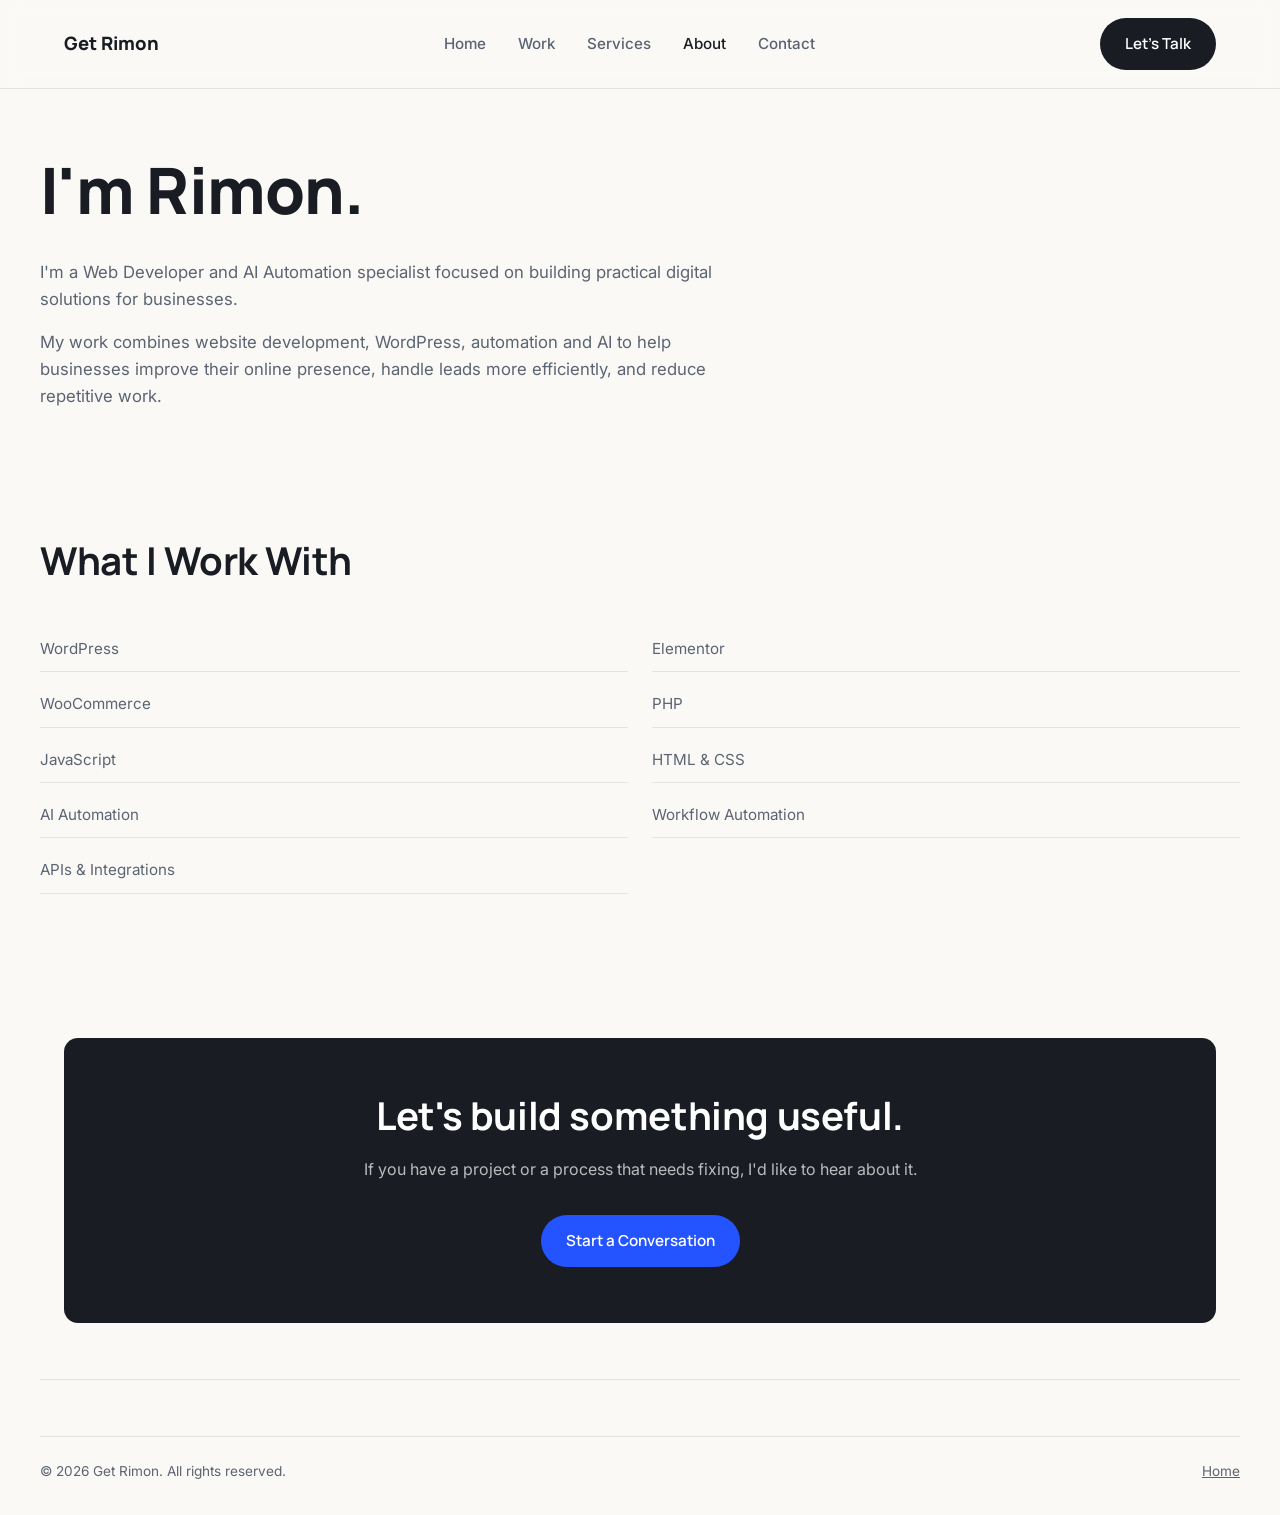
<file: about.html>
<!DOCTYPE html>
<html lang="en">
<head>
<meta charset="UTF-8" />
<meta name="viewport" content="width=device-width, initial-scale=1" />
<title>About — Get Rimon</title>
<meta name="description" content="Web Developer and AI Automation specialist focused on practical digital solutions for businesses." />
<link rel="canonical" href="https://getrimon.github.io/about.html" />
<link rel="icon" href="assets/favicon.svg" type="image/svg+xml" />
<link rel="stylesheet" href="css/style.css" />
</head>
<body>

<nav class="nav">
  <div class="nav-inner">
    <a class="brand" href="index.html" data-cfg="brand">Get Rimon</a>
    <ul class="nav-links">
      <li><a href="index.html" data-nav="index.html">Home</a></li>
      <li><a href="work.html" data-nav="work.html">Work</a></li>
      <li><a href="services.html" data-nav="services.html">Services</a></li>
      <li><a href="about.html" data-nav="about.html" class="active">About</a></li>
      <li><a href="contact.html" data-nav="contact.html">Contact</a></li>
    </ul>
    <a class="btn btn-primary nav-cta" href="contact.html">Let's Talk</a>
    <button class="nav-toggle" aria-label="Open menu" aria-expanded="false"><span></span></button>
  </div>
</nav>
<div class="mobile-menu">
  <a href="index.html">Home</a>
  <a href="work.html">Work</a>
  <a href="services.html">Services</a>
  <a href="about.html">About</a>
  <a href="contact.html">Contact</a>
</div>

<header class="page-hero container">
  <h1>I'm Rimon.</h1>
  <p>I'm a Web Developer and AI Automation specialist focused on building practical digital solutions for businesses.</p>
  <p>My work combines website development, WordPress, automation and AI to help businesses improve their online presence, handle leads more efficiently, and reduce repetitive work.</p>
</header>

<section class="section container">
  <div class="section-head reveal">
    <h2>What I Work With</h2>
  </div>
  <ul class="about-list reveal">
    <li>WordPress</li>
    <li>Elementor</li>
    <li>WooCommerce</li>
    <li>PHP</li>
    <li>JavaScript</li>
    <li>HTML & CSS</li>
    <li>AI Automation</li>
    <li>Workflow Automation</li>
    <li>APIs & Integrations</li>
  </ul>
</section>

<section class="section-tight container">
  <div class="cta-band reveal">
    <h2>Let's build something useful.</h2>
    <p>If you have a project or a process that needs fixing, I'd like to hear about it.</p>
    <div class="hero-cta" style="justify-content:center;">
      <a class="btn btn-accent" href="contact.html">Start a Conversation</a>
    </div>
  </div>
</section>

<footer class="footer container">
  <div class="footer-bottom">
    <span>© <span data-year>2026</span> <span data-cfg="brand">Get Rimon</span>. All rights reserved.</span>
    <a href="index.html">Home</a>
  </div>
</footer>

<script src="config/site.js"></script>
<script src="data/projects.js"></script>
<script src="js/main.js"></script>
</body>
</html>
</file>
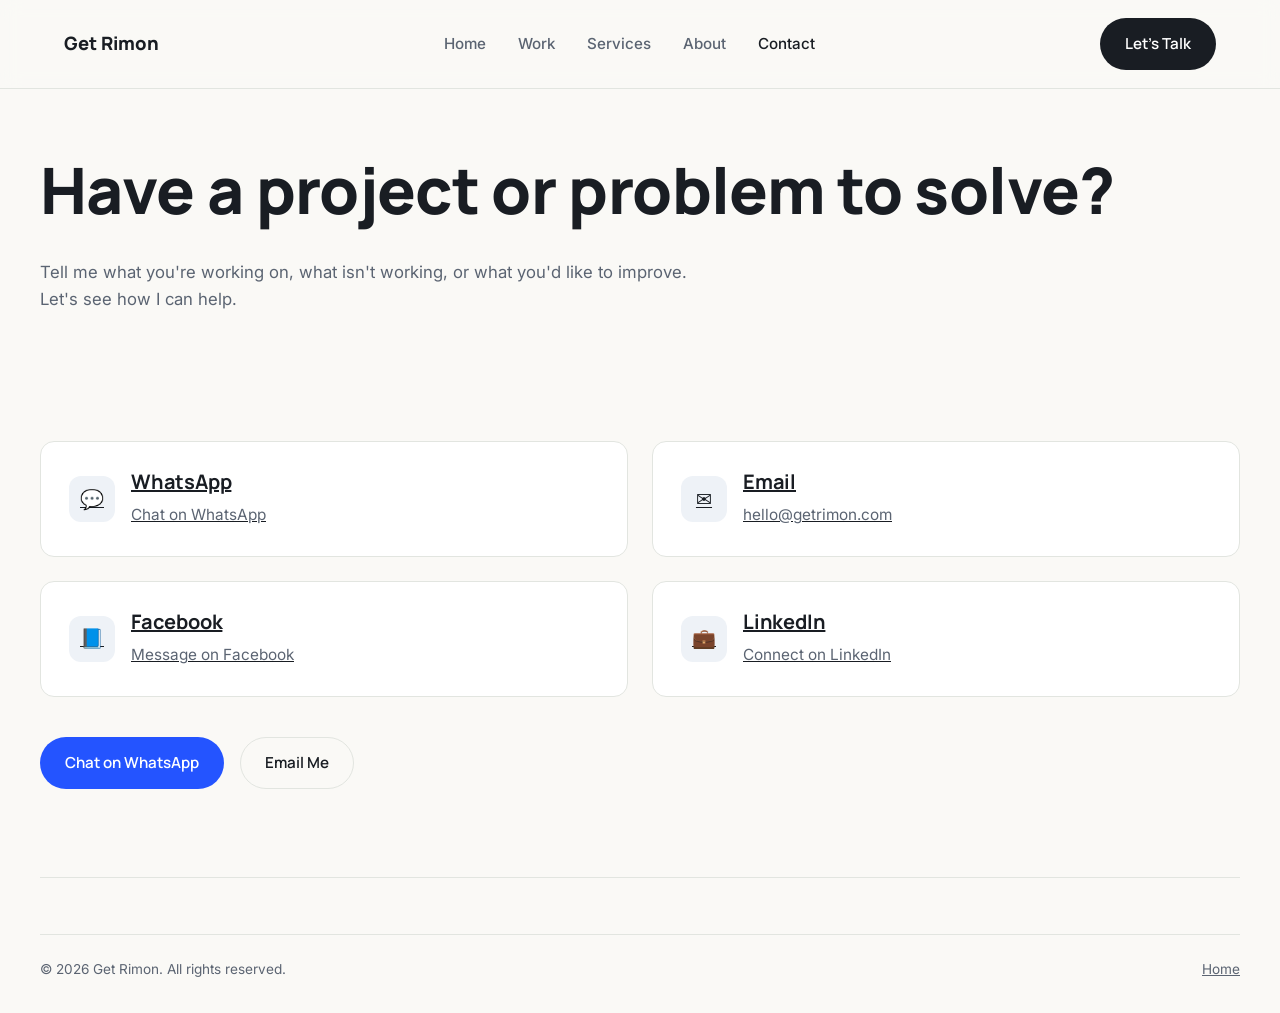
<file: contact.html>
<!DOCTYPE html>
<html lang="en">
<head>
<meta charset="UTF-8" />
<meta name="viewport" content="width=device-width, initial-scale=1" />
<title>Contact — Get Rimon</title>
<meta name="description" content="Tell me what you're working on, what isn't working, or what you'd like to improve." />
<link rel="canonical" href="https://getrimon.github.io/contact.html" />
<link rel="icon" href="assets/favicon.svg" type="image/svg+xml" />
<link rel="stylesheet" href="css/style.css" />
</head>
<body>

<nav class="nav">
  <div class="nav-inner">
    <a class="brand" href="index.html" data-cfg="brand">Get Rimon</a>
    <ul class="nav-links">
      <li><a href="index.html" data-nav="index.html">Home</a></li>
      <li><a href="work.html" data-nav="work.html">Work</a></li>
      <li><a href="services.html" data-nav="services.html">Services</a></li>
      <li><a href="about.html" data-nav="about.html">About</a></li>
      <li><a href="contact.html" data-nav="contact.html" class="active">Contact</a></li>
    </ul>
    <a class="btn btn-primary nav-cta" href="contact.html">Let's Talk</a>
    <button class="nav-toggle" aria-label="Open menu" aria-expanded="false"><span></span></button>
  </div>
</nav>
<div class="mobile-menu">
  <a href="index.html">Home</a>
  <a href="work.html">Work</a>
  <a href="services.html">Services</a>
  <a href="about.html">About</a>
  <a href="contact.html">Contact</a>
</div>

<header class="page-hero container">
  <h1>Have a project or problem to solve?</h1>
  <p>Tell me what you're working on, what isn't working, or what you'd like to improve. Let's see how I can help.</p>
</header>

<section class="section container">
  <div class="contact-grid">
    <a class="card contact-card reveal" href="#whatsapp" target="_blank" rel="noopener">
      <div class="contact-icon">💬</div>
      <div><h3>WhatsApp</h3><p>Chat on WhatsApp</p></div>
    </a>
    <a class="card contact-card reveal" href="#email">
      <div class="contact-icon">✉️</div>
      <div><h3>Email</h3><p data-cfg="email">hello@getrimon.com</p></div>
    </a>
    <a class="card contact-card reveal" data-cfg="facebook" target="_blank" rel="noopener" href="#">
      <div class="contact-icon">📘</div>
      <div><h3>Facebook</h3><p>Message on Facebook</p></div>
    </a>
    <a class="card contact-card reveal" data-cfg="linkedin" target="_blank" rel="noopener" href="#">
      <div class="contact-icon">💼</div>
      <div><h3>LinkedIn</h3><p>Connect on LinkedIn</p></div>
    </a>
  </div>

  <div style="margin-top:40px;">
    <a class="btn btn-accent" href="#whatsapp">Chat on WhatsApp</a>
    <a class="btn btn-secondary" href="#email" style="margin-left:12px;">Email Me</a>
  </div>
</section>

<footer class="footer container">
  <div class="footer-bottom">
    <span>© <span data-year>2026</span> <span data-cfg="brand">Get Rimon</span>. All rights reserved.</span>
    <a href="index.html">Home</a>
  </div>
</footer>

<script src="config/site.js"></script>
<script src="data/projects.js"></script>
<script src="js/main.js"></script>
</body>
</html>
</file>
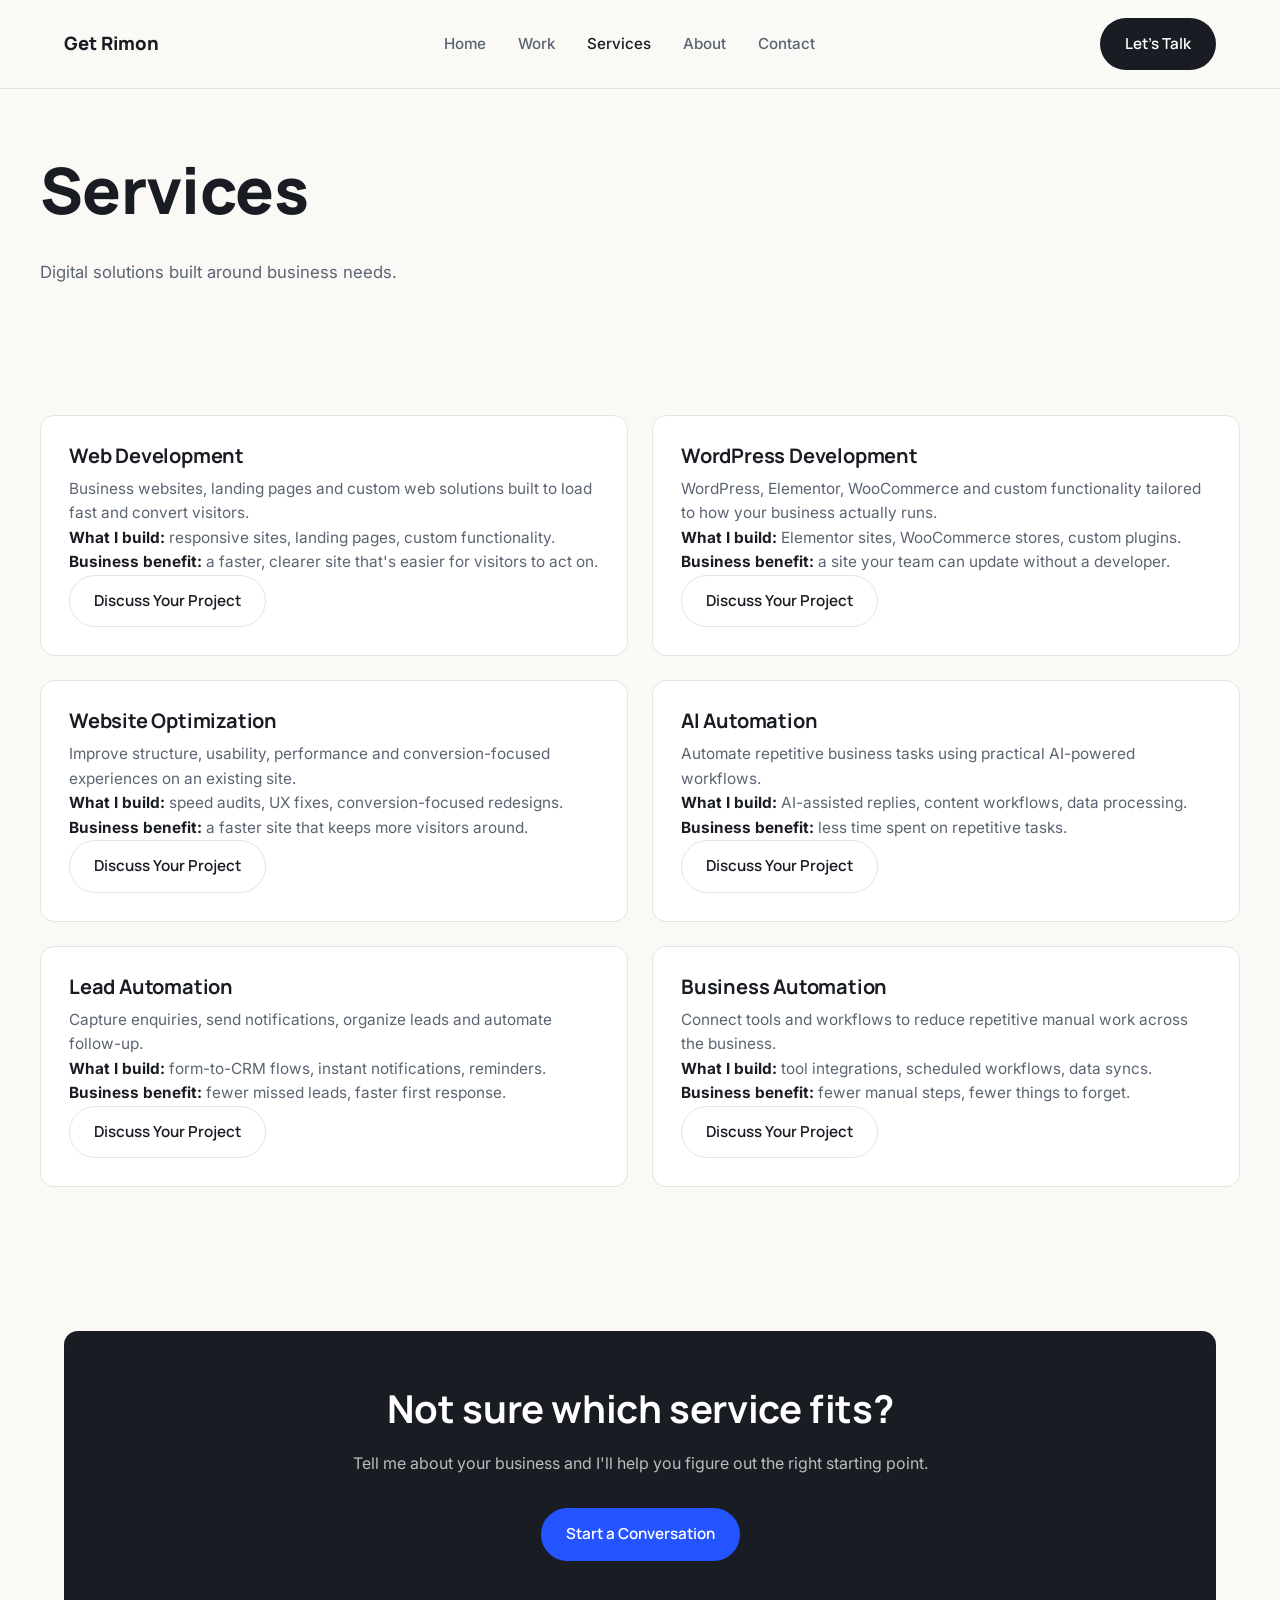
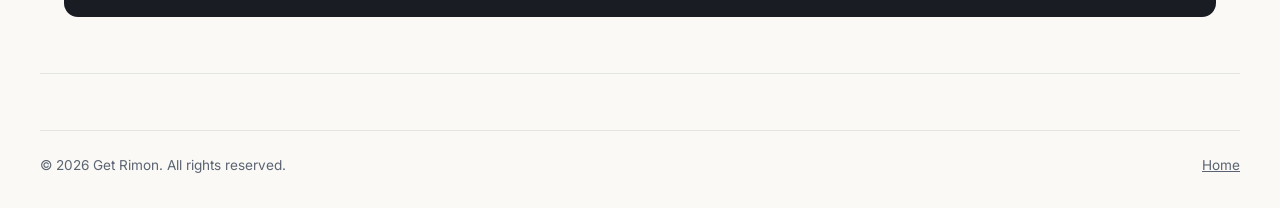
<file: services.html>
<!DOCTYPE html>
<html lang="en">
<head>
<meta charset="UTF-8" />
<meta name="viewport" content="width=device-width, initial-scale=1" />
<title>Services — Get Rimon</title>
<meta name="description" content="Digital solutions built around business needs — web development, WordPress, automation and AI." />
<link rel="canonical" href="https://getrimon.github.io/services.html" />
<link rel="icon" href="assets/favicon.svg" type="image/svg+xml" />
<link rel="stylesheet" href="css/style.css" />
</head>
<body>

<nav class="nav">
  <div class="nav-inner">
    <a class="brand" href="index.html" data-cfg="brand">Get Rimon</a>
    <ul class="nav-links">
      <li><a href="index.html" data-nav="index.html">Home</a></li>
      <li><a href="work.html" data-nav="work.html">Work</a></li>
      <li><a href="services.html" data-nav="services.html" class="active">Services</a></li>
      <li><a href="about.html" data-nav="about.html">About</a></li>
      <li><a href="contact.html" data-nav="contact.html">Contact</a></li>
    </ul>
    <a class="btn btn-primary nav-cta" href="contact.html">Let's Talk</a>
    <button class="nav-toggle" aria-label="Open menu" aria-expanded="false"><span></span></button>
  </div>
</nav>
<div class="mobile-menu">
  <a href="index.html">Home</a>
  <a href="work.html">Work</a>
  <a href="services.html">Services</a>
  <a href="about.html">About</a>
  <a href="contact.html">Contact</a>
</div>

<header class="page-hero container">
  <h1>Services</h1>
  <p>Digital solutions built around business needs.</p>
</header>

<section class="section container">
  <div class="grid grid-2">
    <div class="card reveal">
      <h3>Web Development</h3>
      <p>Business websites, landing pages and custom web solutions built to load fast and convert visitors.</p>
      <p><strong style="color:var(--ink)">What I build:</strong> responsive sites, landing pages, custom functionality.</p>
      <p><strong style="color:var(--ink)">Business benefit:</strong> a faster, clearer site that's easier for visitors to act on.</p>
      <a class="btn btn-secondary" href="contact.html">Discuss Your Project</a>
    </div>
    <div class="card reveal">
      <h3>WordPress Development</h3>
      <p>WordPress, Elementor, WooCommerce and custom functionality tailored to how your business actually runs.</p>
      <p><strong style="color:var(--ink)">What I build:</strong> Elementor sites, WooCommerce stores, custom plugins.</p>
      <p><strong style="color:var(--ink)">Business benefit:</strong> a site your team can update without a developer.</p>
      <a class="btn btn-secondary" href="contact.html">Discuss Your Project</a>
    </div>
    <div class="card reveal">
      <h3>Website Optimization</h3>
      <p>Improve structure, usability, performance and conversion-focused experiences on an existing site.</p>
      <p><strong style="color:var(--ink)">What I build:</strong> speed audits, UX fixes, conversion-focused redesigns.</p>
      <p><strong style="color:var(--ink)">Business benefit:</strong> a faster site that keeps more visitors around.</p>
      <a class="btn btn-secondary" href="contact.html">Discuss Your Project</a>
    </div>
    <div class="card reveal">
      <h3>AI Automation</h3>
      <p>Automate repetitive business tasks using practical AI-powered workflows.</p>
      <p><strong style="color:var(--ink)">What I build:</strong> AI-assisted replies, content workflows, data processing.</p>
      <p><strong style="color:var(--ink)">Business benefit:</strong> less time spent on repetitive tasks.</p>
      <a class="btn btn-secondary" href="contact.html">Discuss Your Project</a>
    </div>
    <div class="card reveal">
      <h3>Lead Automation</h3>
      <p>Capture enquiries, send notifications, organize leads and automate follow-up.</p>
      <p><strong style="color:var(--ink)">What I build:</strong> form-to-CRM flows, instant notifications, reminders.</p>
      <p><strong style="color:var(--ink)">Business benefit:</strong> fewer missed leads, faster first response.</p>
      <a class="btn btn-secondary" href="contact.html">Discuss Your Project</a>
    </div>
    <div class="card reveal">
      <h3>Business Automation</h3>
      <p>Connect tools and workflows to reduce repetitive manual work across the business.</p>
      <p><strong style="color:var(--ink)">What I build:</strong> tool integrations, scheduled workflows, data syncs.</p>
      <p><strong style="color:var(--ink)">Business benefit:</strong> fewer manual steps, fewer things to forget.</p>
      <a class="btn btn-secondary" href="contact.html">Discuss Your Project</a>
    </div>
  </div>
</section>

<section class="section-tight container">
  <div class="cta-band reveal">
    <h2>Not sure which service fits?</h2>
    <p>Tell me about your business and I'll help you figure out the right starting point.</p>
    <div class="hero-cta" style="justify-content:center;">
      <a class="btn btn-accent" href="contact.html">Start a Conversation</a>
    </div>
  </div>
</section>

<footer class="footer container">
  <div class="footer-bottom">
    <span>© <span data-year>2026</span> <span data-cfg="brand">Get Rimon</span>. All rights reserved.</span>
    <a href="index.html">Home</a>
  </div>
</footer>

<script src="config/site.js"></script>
<script src="data/projects.js"></script>
<script src="js/main.js"></script>
</body>
</html>
</file>
<file: css/style.css>
/* ============================================================
   GET RIMON — Design tokens
   Palette: off-white base, soft blue-gray surfaces, single blue accent
   Type: Manrope (display) / Inter (body)
   ============================================================ */

@import url("https://fonts.googleapis.com/css2?family=Manrope:wght@500;600;700;800&family=Inter:wght@400;500;600&display=swap");

:root {
  --bg: #faf9f6;
  --surface: #eef2f7;
  --surface-2: #ffffff;
  --ink: #191d23;
  --ink-soft: #5b6472;
  --line: #e2e5e0;
  --accent: #2454ff;
  --accent-ink: #ffffff;
  --radius: 14px;
  --radius-sm: 8px;
  --container: 1200px;
  --font-display: "Manrope", system-ui, sans-serif;
  --font-body: "Inter", system-ui, sans-serif;
  --ease: cubic-bezier(0.22, 1, 0.36, 1);
}

* { box-sizing: border-box; }
html { scroll-behavior: smooth; }
@media (prefers-reduced-motion: reduce) {
  html { scroll-behavior: auto; }
  * { animation-duration: 0.01ms !important; animation-iteration-count: 1 !important; transition-duration: 0.01ms !important; }
}

body {
  margin: 0;
  background: var(--bg);
  color: var(--ink);
  font-family: var(--font-body);
  font-size: 16px;
  line-height: 1.6;
  -webkit-font-smoothing: antialiased;
}

h1, h2, h3, h4 {
  font-family: var(--font-display);
  font-weight: 700;
  line-height: 1.15;
  margin: 0 0 0.5em;
  letter-spacing: -0.01em;
}
h1 { font-size: clamp(2.4rem, 5vw, 4rem); font-weight: 800; }
h2 { font-size: clamp(1.7rem, 3vw, 2.4rem); }
h3 { font-size: 1.25rem; }
p { margin: 0 0 1em; color: var(--ink-soft); max-width: 62ch; }
a { color: inherit; }

:focus-visible {
  outline: 2px solid var(--accent);
  outline-offset: 3px;
  border-radius: 4px;
}

.container { max-width: var(--container); margin: 0 auto; padding: 0 24px; }
.section { padding: 88px 0; }
.section-tight { padding: 56px 0; }
.section-head { max-width: 640px; margin-bottom: 44px; }
.section-head p { margin-bottom: 0; }

/* ---------- Buttons ---------- */
.btn {
  display: inline-flex;
  align-items: center;
  gap: 8px;
  padding: 13px 24px;
  border-radius: 999px;
  font-family: var(--font-display);
  font-weight: 600;
  font-size: 0.95rem;
  text-decoration: none;
  border: 1px solid transparent;
  cursor: pointer;
  transition: transform 0.18s var(--ease), background 0.18s var(--ease), border-color 0.18s var(--ease);
}
.btn:hover { transform: translateY(-1px); }
.btn-primary { background: var(--ink); color: #fff; }
.btn-primary:hover { background: var(--accent); }
.btn-secondary { background: transparent; color: var(--ink); border-color: var(--line); }
.btn-secondary:hover { border-color: var(--ink); }
.btn-accent { background: var(--accent); color: #fff; }
.btn-accent:hover { background: #1a3fd6; }

/* ---------- Nav ---------- */
.nav {
  position: sticky;
  top: 0;
  z-index: 100;
  background: rgba(250, 249, 246, 0.85);
  backdrop-filter: blur(10px);
  border-bottom: 1px solid var(--line);
}
.nav-inner {
  max-width: var(--container);
  margin: 0 auto;
  padding: 18px 24px;
  display: flex;
  align-items: center;
  justify-content: space-between;
}
.brand { font-family: var(--font-display); font-weight: 800; font-size: 1.15rem; text-decoration: none; color: var(--ink); }
.nav-links { display: flex; align-items: center; gap: 32px; list-style: none; margin: 0; padding: 0; }
.nav-links a { text-decoration: none; color: var(--ink-soft); font-weight: 500; font-size: 0.95rem; transition: color 0.15s; }
.nav-links a:hover, .nav-links a.active { color: var(--ink); }
.nav-cta { display: none; }
.nav-toggle {
  display: flex; background: none; border: 1px solid var(--line); border-radius: 8px;
  width: 42px; height: 42px; align-items: center; justify-content: center; cursor: pointer;
}
.nav-toggle span, .nav-toggle span::before, .nav-toggle span::after {
  content: ""; display: block; width: 18px; height: 2px; background: var(--ink); position: relative; transition: 0.2s;
}
.nav-toggle span::before { position: absolute; top: -6px; }
.nav-toggle span::after { position: absolute; top: 6px; }

.mobile-menu {
  display: none;
  position: fixed; inset: 0; z-index: 99; background: var(--bg);
  padding: 100px 24px 24px; flex-direction: column; gap: 8px;
}
.mobile-menu.open { display: flex; }
.mobile-menu a {
  padding: 16px 4px; border-bottom: 1px solid var(--line);
  text-decoration: none; color: var(--ink); font-family: var(--font-display); font-weight: 600; font-size: 1.2rem;
}

@media (min-width: 860px) {
  .nav-toggle { display: none; }
  .nav-cta { display: inline-flex; }
}
@media (max-width: 859px) {
  .nav-links { display: none; }
}

/* ---------- Hero ---------- */
.hero { padding: 72px 0 40px; }
.hero-eyebrow { color: var(--accent); font-weight: 600; font-size: 0.95rem; margin-bottom: 14px; }
.hero h1 { max-width: 16ch; }
.hero-sub { font-size: 1.15rem; max-width: 44ch; margin-top: 18px; }
.hero-cta { display: flex; gap: 14px; margin-top: 32px; flex-wrap: wrap; }

/* Flow visual: Website -> Lead -> Response -> Follow-up -> Growth */
.flow {
  margin-top: 64px;
  display: flex;
  align-items: center;
  gap: 0;
  flex-wrap: wrap;
  border: 1px solid var(--line);
  border-radius: var(--radius);
  background: var(--surface-2);
  overflow: hidden;
}
.flow-step {
  flex: 1 1 140px;
  padding: 22px 18px;
  font-family: var(--font-display);
  font-weight: 600;
  font-size: 0.95rem;
  border-right: 1px solid var(--line);
  color: var(--ink-soft);
  position: relative;
}
.flow-step:last-child { border-right: none; color: var(--ink); }
.flow-step::after {
  content: "→"; position: absolute; right: -13px; top: 50%; transform: translateY(-50%);
  color: var(--ink-soft); font-size: 1rem;
}
.flow-step:last-child::after { display: none; }
@media (max-width: 700px) {
  .flow-step::after { display: none; }
  .flow-step { border-right: none; border-bottom: 1px solid var(--line); }
  .flow-step:last-child { border-bottom: none; }
}

/* ---------- Cards ---------- */
.grid { display: grid; gap: 24px; }
.grid-2 { grid-template-columns: repeat(2, 1fr); }
.grid-3 { grid-template-columns: repeat(3, 1fr); }
.grid-4 { grid-template-columns: repeat(4, 1fr); }
@media (max-width: 900px) { .grid-3, .grid-4 { grid-template-columns: repeat(2, 1fr); } }
@media (max-width: 620px) { .grid-2, .grid-3, .grid-4 { grid-template-columns: 1fr; } }

.card {
  background: var(--surface-2);
  border: 1px solid var(--line);
  border-radius: var(--radius);
  padding: 28px;
  transition: border-color 0.2s var(--ease), transform 0.2s var(--ease);
}
.card:hover { border-color: var(--accent); }
.card h3 { margin-bottom: 10px; }
.card p { margin-bottom: 0; font-size: 0.96rem; }

/* Process steps */
.process { display: grid; grid-template-columns: repeat(4, 1fr); gap: 0; border-top: 1px solid var(--line); }
.process-step { padding: 32px 20px 32px 0; border-bottom: 1px solid var(--line); }
.process-step:not(:last-child) { border-right: 1px solid var(--line); padding-right: 24px; }
.process-num { font-family: var(--font-display); font-weight: 800; font-size: 1.6rem; color: var(--accent); margin-bottom: 10px; }
.process-step h3 { font-size: 1.05rem; margin-bottom: 8px; }
.process-step p { font-size: 0.92rem; }
@media (max-width: 900px) { .process { grid-template-columns: repeat(2, 1fr); } }
@media (max-width: 560px) { .process { grid-template-columns: 1fr; } .process-step:not(:last-child) { border-right: none; padding-right: 0; } }

/* Project cards */
.project-card {
  display: block; text-decoration: none; color: inherit;
  border-radius: var(--radius); overflow: hidden;
  background: var(--surface-2); border: 1px solid var(--line);
  transition: transform 0.25s var(--ease), border-color 0.25s var(--ease);
}
.project-card:hover { transform: translateY(-4px); border-color: var(--accent); }
.project-thumb { width: 100%; aspect-ratio: 4 / 3; object-fit: cover; background: var(--surface); display: block; }
.project-body { padding: 22px; }
.project-cat { color: var(--accent); font-weight: 600; font-size: 0.82rem; margin-bottom: 6px; }
.project-body h3 { margin-bottom: 6px; font-size: 1.1rem; }
.project-body p { font-size: 0.92rem; margin-bottom: 0; }
.project-tech { display: flex; flex-wrap: wrap; gap: 6px; margin-top: 14px; }
.badge {
  font-size: 0.78rem; padding: 5px 10px; border-radius: 999px;
  background: var(--surface); color: var(--ink-soft); border: 1px solid var(--line);
}

/* ---------- Filters ---------- */
.filters { display: flex; gap: 10px; flex-wrap: wrap; margin-bottom: 36px; }
.filter-btn {
  padding: 9px 18px; border-radius: 999px; border: 1px solid var(--line);
  background: var(--surface-2); color: var(--ink-soft); font-size: 0.88rem; font-weight: 500;
  cursor: pointer; transition: 0.15s;
}
.filter-btn:hover { border-color: var(--ink); color: var(--ink); }
.filter-btn.active { background: var(--ink); color: #fff; border-color: var(--ink); }

/* ---------- CTA band ---------- */
.cta-band {
  background: var(--ink); color: #fff; border-radius: var(--radius);
  padding: 56px; text-align: center; margin: 0 24px;
}
.cta-band h2, .cta-band p { color: #fff; margin-left: auto; margin-right: auto; }
.cta-band p { color: rgba(255,255,255,0.7); }
.cta-band .btn-secondary { border-color: rgba(255,255,255,0.3); color: #fff; }
.cta-band .btn-secondary:hover { border-color: #fff; }

/* ---------- Footer ---------- */
.footer { border-top: 1px solid var(--line); padding: 56px 0 32px; }
.footer-top { display: flex; justify-content: space-between; gap: 32px; flex-wrap: wrap; margin-bottom: 40px; }
.footer-brand h3 { margin-bottom: 8px; }
.footer-brand p { max-width: 34ch; margin-bottom: 0; }
.footer-cols { display: flex; gap: 64px; flex-wrap: wrap; }
.footer-col h4 { font-family: var(--font-display); font-size: 0.85rem; color: var(--ink-soft); margin-bottom: 14px; }
.footer-col a { display: block; text-decoration: none; color: var(--ink); margin-bottom: 10px; font-size: 0.95rem; }
.footer-col a:hover { color: var(--accent); }
.footer-bottom { border-top: 1px solid var(--line); padding-top: 24px; display: flex; justify-content: space-between; flex-wrap: wrap; gap: 12px; color: var(--ink-soft); font-size: 0.85rem; }

/* ---------- Contact ---------- */
.contact-grid { display: grid; grid-template-columns: 1fr 1fr; gap: 24px; }
@media (max-width: 700px) { .contact-grid { grid-template-columns: 1fr; } }
.contact-card { display: flex; align-items: center; gap: 16px; }
.contact-icon {
  width: 46px; height: 46px; border-radius: 12px; background: var(--surface);
  display: flex; align-items: center; justify-content: center; flex-shrink: 0; font-size: 1.2rem;
}

/* ---------- Reveal-on-scroll ---------- */
.reveal { opacity: 0; transform: translateY(16px); transition: opacity 0.6s var(--ease), transform 0.6s var(--ease); }
.reveal.in { opacity: 1; transform: none; }
@media (prefers-reduced-motion: reduce) { .reveal { opacity: 1; transform: none; } }

/* ---------- Page hero (inner pages) ---------- */
.page-hero { padding: 64px 0 24px; }
.page-hero p { font-size: 1.05rem; }

/* ---------- About ---------- */
.about-list { list-style: none; padding: 0; margin: 0; display: grid; grid-template-columns: repeat(2, 1fr); gap: 10px 24px; }
.about-list li { padding: 10px 0; border-bottom: 1px solid var(--line); color: var(--ink-soft); font-size: 0.95rem; }
@media (max-width: 560px) { .about-list { grid-template-columns: 1fr; } }

/* ---------- Project detail ---------- */
.detail-hero-img { width: 100%; max-height: 480px; object-fit: cover; border-radius: var(--radius); margin: 24px 0 40px; }
.detail-meta { display: flex; gap: 24px; color: var(--ink-soft); font-size: 0.9rem; margin-bottom: 8px; }
.detail-section { margin-bottom: 40px; }
.detail-section h2 { font-size: 1.4rem; }
.value-list { list-style: none; padding: 0; margin: 0; }
.value-list li { padding: 10px 0; border-bottom: 1px solid var(--line); color: var(--ink-soft); }
.detail-gallery { display: grid; grid-template-columns: repeat(2, 1fr); gap: 16px; }
.detail-gallery img { width: 100%; border-radius: var(--radius-sm); object-fit: cover; aspect-ratio: 4/3; }
@media (max-width: 620px) { .detail-gallery { grid-template-columns: 1fr; } }
.video-wrap { position: relative; padding-top: 56.25%; border-radius: var(--radius); overflow: hidden; margin-bottom: 40px; }
.video-wrap iframe, .video-wrap video { position: absolute; inset: 0; width: 100%; height: 100%; }

/* utility */
.empty-state { text-align: center; padding: 80px 0; color: var(--ink-soft); }
</file>
